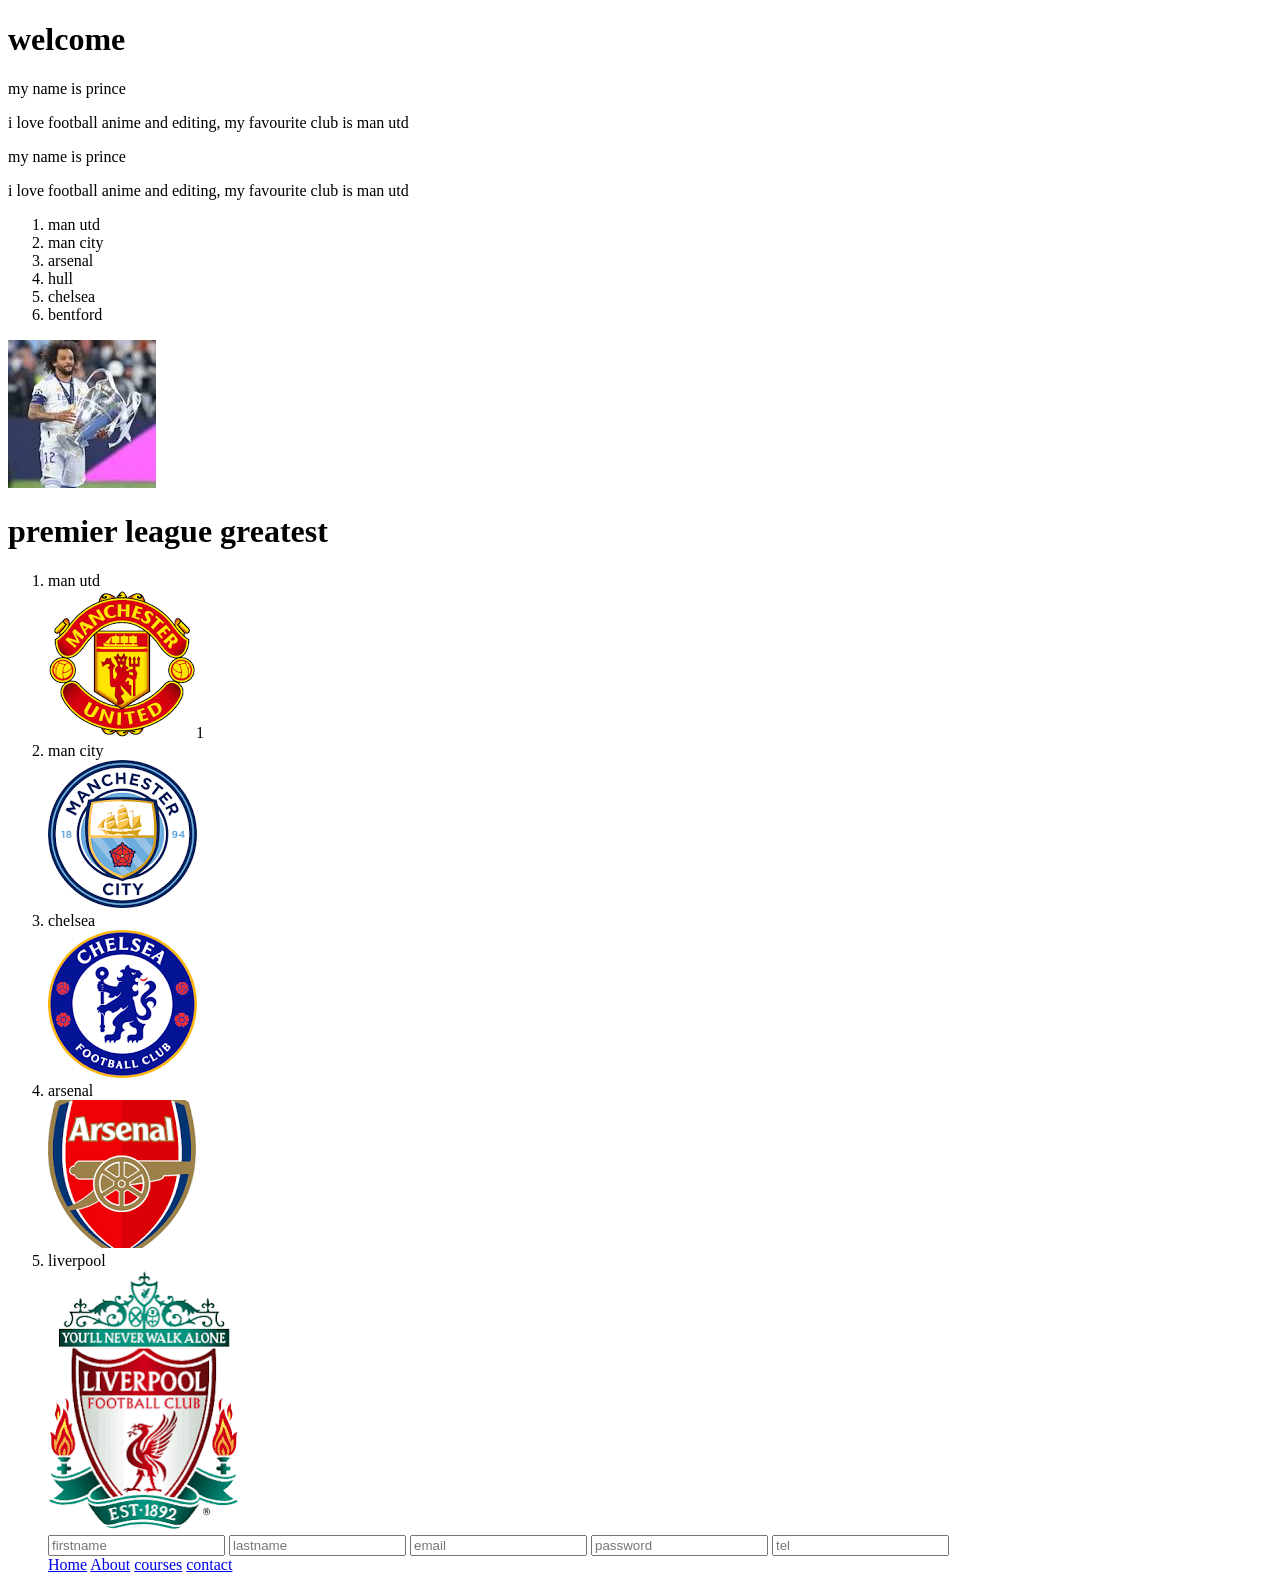
<file: index.html>
<!DOCTYPE html>
<html lang="en">
<head><h1>welcome</h1>
    <meta charset="UTF-8">
    <meta name="viewport" content="width=device-width, initial-scale=1.0">
    <title>Document</title>
    
</head>
<body>my name is prince
   <p>i love football anime and editing, my favourite club is man utd</p> 
   <div>my name is prince
   <p>i love football anime and editing, my favourite club is man utd</p></div>
   <ol>
    <li>man utd</li>
    <li>man city</li>
    <li>arsenal</li>
    <li>hull</li>
    <li>chelsea</li>
    <li>bentford</li>
   </ol>
   <img src="[data-uri]" alt="">
   <h1>premier league greatest</h1>
   <ol>
    <li>man utd</li>
    <img src="[data-uri]" alt="">1
    <li>man city</li>
    <img src="[data-uri]" alt="">
    <li>chelsea</li>
    <img src="[data-uri]" alt="">
    <li>arsenal</li>
    <img src="[data-uri]" alt="">
    <li>liverpool</li>
    <img src="[data-uri]" alt="">
    <form>
        <input type="text" placeholder="firstname"/>
        <input type="text" placeholder="lastname"/>
        <input type="email" placeholder="email"/>
        <input type="password" placeholder="password">
        <input type="tel" placeholder="tel">
    </form>
    <a href="Home.html"></a>
    <a href="Home.html">Home</a>
    <a href="About.html">About</a>
    <a href="courses.html">courses</a>
    <a href="contact.html">contact</a>
    
</body>
</html>
</file>
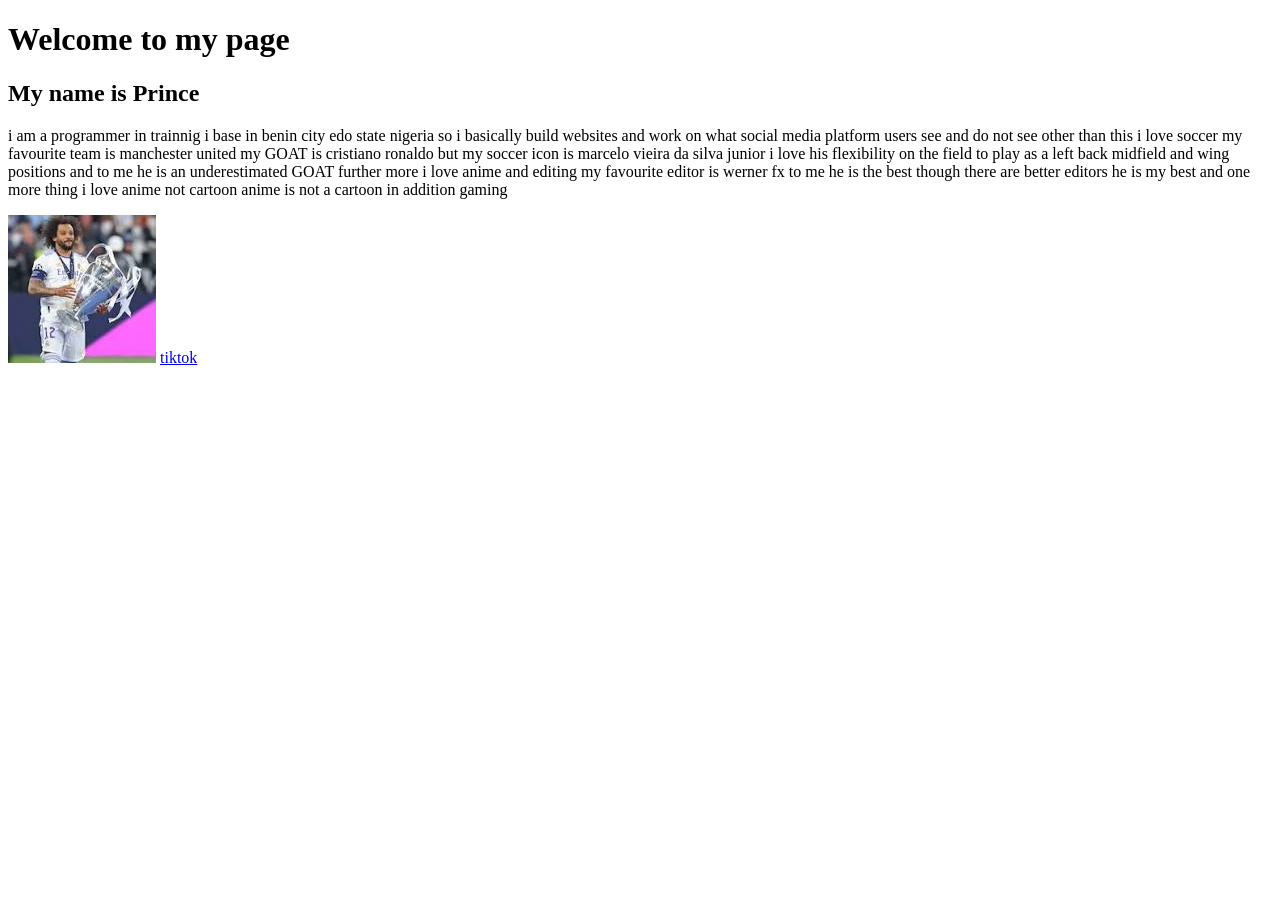
<file: assignment 1.html>
<!DOCTYPE html>
<html lang="en">
<head><h1>Welcome to my page</h1>
    <meta charset="UTF-8">
    <meta name="viewport" content="width=device-width, initial-scale=1.0">
    <title>Document</title>
</head>
<body><h2>My name is Prince</h2>
    <p>i am a programmer in trainnig i base in benin city edo state nigeria so i basically build websites and work on what social media platform users see and do not see other than this i love soccer my favourite team is manchester united my GOAT is cristiano ronaldo but my soccer icon is marcelo vieira da silva junior i love his flexibility on the field to play as a left back midfield and wing positions and to me he is an underestimated GOAT further more i love anime and editing my favourite editor is werner fx to me he is the best though there are better editors he is my best and one more thing i love anime not cartoon anime is not a cartoon in addition gaming </p>
<img src="[data-uri]" alt="">
<a href="https://www.tiktok.com/@princeoyakhilome8?_r=1&_d=f2051g68536f8h&sec_uid=MS4wLjABAAAA67TVZdJri-eQSiMGSqoqsSwsjYYJZqia1kGdb5XGMwEDTUqVwA_GYHLogum15OWg&share_author_id=7604586114045182992&sharer_language=en&source=h5_m&u_code=f20528lm43c677&utm_source=more&utm_campaign=client_share&share_link_id=058f5c24-dcbb-4f9b-890d-61b403c5bc5b&share_app_id=1340&ugbiz_name=Account&lang=en&item_type=0&series_category=0&panel_source_v2=share_panel&item_author_type=1&user_id=7604586114045182992&sec_user_id=MS4wLjABAAAA67TVZdJri-eQSiMGSqoqsSwsjYYJZqia1kGdb5XGMwEDTUqVwA_GYHLogum15OWg&enable_checksum=1
 ">tiktok</a>
</body>
</html>
</file>
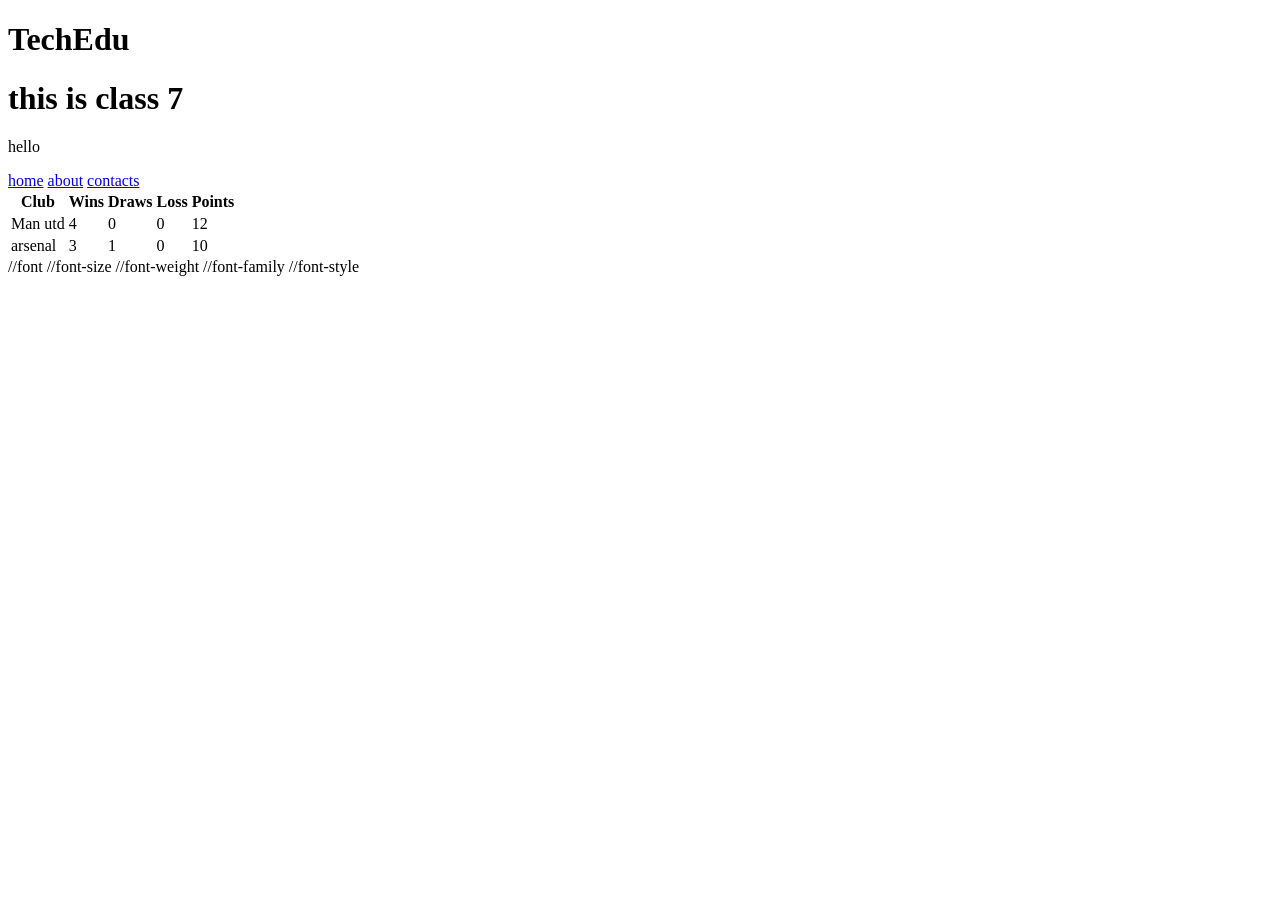
<file: class 4.html>
<!DOCTYPE html>
<html lang="en">
<head>
    <meta charset="UTF-8">
    <meta name="viewport" content="width=device-width, initial-scale=1.0">
    <title>Document</title>
    <link rel="stylesheet" href="">
</head><h1 >TechEdu</h1>
<h1 class="new" >this is class 7</h1>
<p id="st">hello</p>
<body>
    <nav>
   <a href="home">home</a>
   <a href="about">about</a>
   <a href="course"course></a>
   <a href="contacts">contacts</a>
    </nav>
    <table>
        <th>Club</th>
        <th>Wins</th>
        <th>Draws</th>
        <th>Loss</th>
        <th>Points</th>
        <tr>
            <td> Man utd</td>
            <td>4</td>
            <td>0</td>
            <td>0</td>
            <td>12</td>
        </tr>
        <tr>
            <td>arsenal</td>
            <td>3</td>
            <td>1</td>
            <td>0</td>
            <td>10</td>
        </tr>
    </table>
    //font
    //font-size
    //font-weight
    //font-family
    //font-style
</body>
</html>
</file>
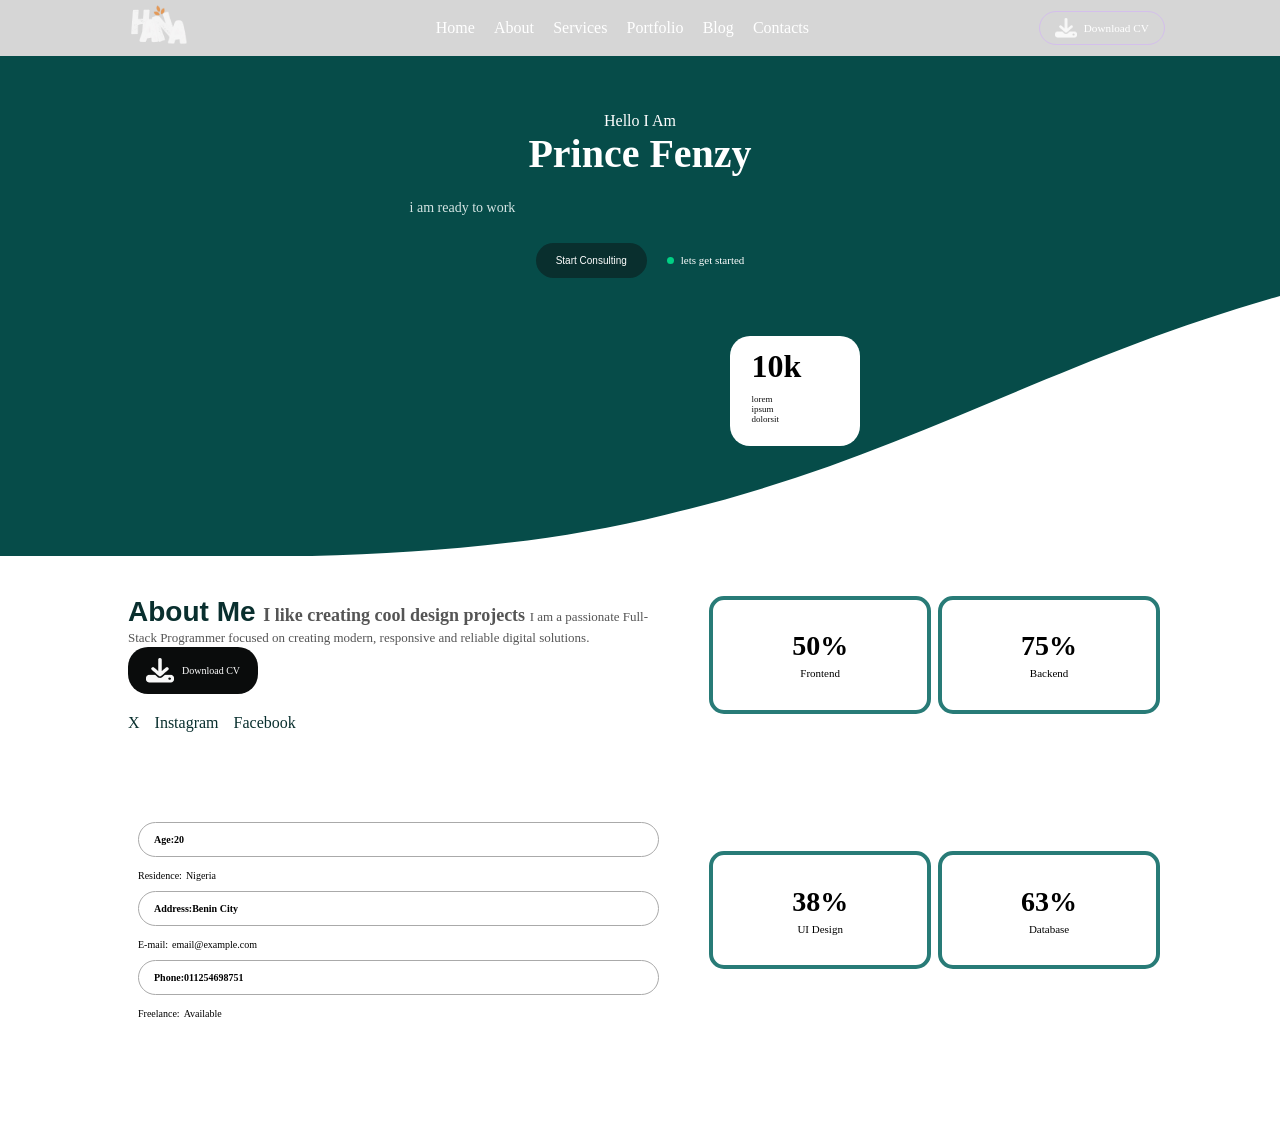
<file: class 9.html>
<!DOCTYPE html>
 <html lang="en">
 <head>
    <meta charset="UTF-8">
    <meta name="viewport" content="width=device-width, initial-scale=1.0">
    <title>Document</title>
    <link rel="preconnect" href="https://fonts.googleapis.com">
<link rel="preconnect" href="https://fonts.gstatic.com" crossorigin>
<link href="https://fonts.googleapis.com/css2?family=Train+One&display=swap" rel="stylesheet"><link rel="preconnect" href="https://fonts.googleapis.com">
<link rel="preconnect" href="https://fonts.gstatic.com" crossorigin>
<link href="https://fonts.googleapis.com/css2?family=Train+One&display=swap" rel="stylesheet">
    <link rel="stylesheet" href="class 9.css">
 </head>
 <body>
    <nav>
        <div class="logo">
            <img src="images/H-removebg-preview 1.png" alt="">
        </div>
        <div class="links">
            <a href="">Home</a>
            <a href="">About</a>
            <a href="">Services</a>
            <a href="">Portfolio</a>
            <a href="">Blog</a>
            <a href="">Contacts</a>
        </div>
        <div class="btn">
            <img src="images/Vector.png" alt="">
            <span>Download CV</span>
        </div>
    </nav>
    <header>

    <div class="texts">

        <span id="first">
            Hello I Am
        </span>

        <span id="second">
            Prince Fenzy
        </span>

        <span id="third">
            i am ready to work
        </span>

        <div class="btns">

            <button>
                Start Consulting
            </button>

            <div class="icon">

                <span>
                    lets get started
                </span>

            </div>

        </div>

    </div>


    <div class="images">

        <img src="images/Ellipse 1.png" alt="">

    </div>
<div class="box">
<span>10k</span>
<p>
    lorem<br>
    ipsum<br>
    dolorsit
</p>
</div>
<div class="hero-curve">
    <svg viewBox="0 0 1000 220" preserveAspectRatio="none">
        <path d="
    M 0 220
    C 180 220, 350 230, 520 185
    C 700 140, 820 55, 1000 0
    L 1000 220
    L 0 220
    Z
"/>
        "/>
    </svg>
</div>
</header>
<section class="about">

    <div class="texts">

        <span id="first">
            About Me
        </span>

        <span id="second">
            I like creating cool design projects
        </span>

        <span id="third">

            I am a passionate Full-Stack Programmer
            focused on creating modern, responsive and
            reliable digital solutions.

        </span>


        <div class="btns">

            <img src="images/Vector.png" alt="">

            <span>
                Download CV
            </span>

        </div>


        <div class="icon">

            <span>
                X
            </span>

            <span>
                Instagram
            </span>

            <span>
                Facebook
            </span>

        </div>


       

        <div class="info">

            <div class="box">
                <span>Age:20</span>
                
            </div>

            <div class="text">
                <span>Residence:</span>
                <span>Nigeria</span>
            </div>

            <div class="box">
                <span>Address:Benin City</span>
            </div>

            <div class="text">
                <span>E-mail:</span>
                <span>email@example.com</span>
            </div>

            <div class="box">
                <span>Phone:011254698751</span>
            </div>

            <div class="text">
                <span>Freelance:</span>
                <span>Available</span>
            </div>

        </div>

    </div>


    <div class="images">

        <div class="box">

            <span>50%</span>
            <p>Frontend</p>

        </div>

        <div class="box">

            <span>75%</span>
            <p>Backend</p>

        </div>

        <div class="box">

            <span>38%</span>
            <p>UI Design</p>

        </div>

        <div class="box">

            <span>63%</span>
            <p>Database</p>

        </div>

    </div>

</section>
</file>
<file: class 9.css>
body{
    margin: 0;
    width: 100%;
    overflow-x: hidden;
    
}
html {
    width: 100%;
    overflow-x: hidden;
    box-sizing: border-box;
}
nav{
    background-color: #d6d6d6;
    display: flex;
    justify-content: space-around;
    align-items: center;
    width: 100%;
}
nav .logo img{
    width: 90px;
}
nav .links{
    display: flex;
    gap: 1.2rem;
    align-items: center;
}
nav .links a{
    color: white;
    text-decoration: none;
}
nav .btn{
    border: 1px solid #d4bfec;
    padding: 6px 15px;
    border-radius: 20px;
    display: flex;
    align-items: center;
    gap: 0.4rem;
    color: white;
    background: transparent;
}
nav .btn img{
    width: 22px;
}
nav .btn span{
    color: white;
    font-size: 0.7rem;
}



header {

    width: 100%;
    height: 500px;
    background-color: #064c49;
    color: white;
    display: flex;
    align-items: center;
    justify-content: space-between;
    padding: 40px 10%;
    overflow: hidden;
    position: relative;
    box-sizing: border-box;
}



header .texts {

    width: 50%;
    display: flex;
    flex-direction: column;
    justify-content: center;
    z-index: 2;
  
}
 ;

header #first {
  font-family: "Train One", system-ui;
    font-size: 25px;
    margin-bottom: 15px;

}

#second {

    font-size: 40px;
    font-weight: bold;
    margin-bottom: 20px;

}



#third {
    width: 90%;
    font-size: 14px;
    line-height: 1.5;
    color: #d5e5e4;
}



header .btns {
    display: flex;
    align-items: center;
    gap: 20px;
    margin-top: 25px;
    background: none;
    padding: 0;
}
header button {
    background-color: #092f2e;
    color: white;
    border: none;
    padding: 12px 20px;
    border-radius: 20px;
    font-size: 10px;
}
header .icon {
    display: flex;
    align-items: center;
    color: white;
    font-size: 11px;
}
header .icon::before {
    content: "";
    width: 7px;
    height: 7px;
    background-color: #00d084;
    border-radius: 50%;
    margin-right: 7px;
}
header .images {
    position: relative;
    top: 15%;
    left: 55px;
    width: 45%;
    height: 100%;
    display: flex;
    align-items: center;
    justify-content: center;
    z-index: 2;
    padding-top: 15px;
    transform: translateY(-15px);

}
header .images img {
    width: 330px;
    height: 330px;
    object-fit: cover;
    border-radius: 50%;
    z-index: 5;
}
header > .box {
    position: absolute;
    left: 57%;
    top: 280px;
    width: 130px;
    height: 110px;
    background-color: white;
    border: none;
    border-radius: 20px;
    display: flex;
    flex-direction: column;
    justify-content: center;
    align-items: flex-start;
    padding-left: 22px;
    box-sizing: border-box;
    z-index: 10;
}

header > .box span { 
    color: #000000; 
    font-size: 32px; 
    font-weight: bold; 
}
header > .box p { 
    color: #111; 
    font-size: 9px; 
}
.hero-curve {
    position: absolute;
    left: 0;
    bottom: 0;
    width: 100%;
    height: 260px;
    z-index: 1;
    pointer-events: none;
}

.hero-curve svg {
    width: 100%;
    height: 100%;
    display: block;
}

.hero-curve path {
    fill: white;
}
.about {
    width: 100%;
    background-color: white;
    display: flex;
    justify-content: space-between;
    gap: 40px;
    padding: 40px 10%;
    box-sizing: border-box;
}
.about .texts {
    width: 55%;
}

.about #first {
    color: #092f2e;
    font-family: Arial, sans-serif;
    font-size: 28px;
    font-weight: bold;

}
.about #second {
    color: #555;
    font-size: 18px;
    margin-bottom: 20px;
}
.about #third {
    color: #555;
    font-size: 13px;
    margin-bottom: 25px;
}
.about .btns {
    width: fit-content;
    display: flex;
    align-items: center;
    gap: 8px;
    background-color: #0a0c0c;
    color: white;
    padding: 11px 18px;
    border-radius: 20px;
    font-size: 10px;
}



.about .icon {

    display: flex;

    gap: 15px;

    margin-top: 20px;

    color: #092f2e;

}




.info {
    width: 100%;
    display: flex;
    padding: 70px 10px;
    flex-direction: column;
    gap: 8px;
    margin-top: 20px;
    box-sizing: border-box;
    height: auto;
    justify-content: space-between;
}


.info .box {
    width: 100%;
    display: flex;
    box-sizing: border-box;
    justify-content: space-between;
    height: 35px;
    align-items: center;
    gap: 25px;
    border: 1px solid #aaa;
    border-radius: 20px;
    padding: 5px 15px;
    font-size: 10px;

}
.info .box span {

    font-size: 10px;
    gap: 12px;
}
.info .box span:first-child {
    min-width: 55px;
    font-weight: bold;

}
.info span {

    font-size: 10px;

}




.about .images {

    width: 45%;

    display: grid;

    grid-template-columns: 1fr 1fr;

    gap: 15px;

}




.about .images .box {
    width: 100%;
    height: 110px;
    border: 4px solid #287b77;
    border-radius: 15px;
    display: flex;
    flex-direction: column;
    justify-content: center;
    align-items: center;
}
.about .images .box span {
    font-size: 28px;
    font-weight: bold;
}
.about .images .box p {
    font-size: 11px;
    margin: 5px 0 0;
}
@media only screen and (max-width:480px){
    .new .nav{
        display: black;
        background-color: #287b77;
        padding: 1rem 0.5rem;
    }
    .new.nav .logo img{
        width: 90px;
    }
    .new.nav .mobile-nav{
        display: flex;
        justify-content: space-between;
        align-items: center;
        color: white;
    }
    .new.nav .mobile-nav{
        font-size: 2rem;
        cursor: pointer;
    }
    nav{
        padding-bottom: 0.5rem;
        flex-direction: column;
        gap: 2rem;
    }
nav .logo.img{
    position: relative;
    right: 150px;
    top: 1rem;
}
nav .links{
    flex-direction: column;
}
nav .links{
    text-align: center;
    flex-direction: column;
}
nav .links a{
    color: white;
    text-decoration: none;
}
}

header{
    clip-path: none;
    flex-direction: column;
    gap: 10rem;
}
header .texts{
    align-items: center;
    padding: 1rem;
    font: size 0.7rem;
}
header .images {
    top: 92%;
    left: 5%;
}
header.images .img{
    width: 300px;
    top: 65%;
    left: 12%;
}
</file>
